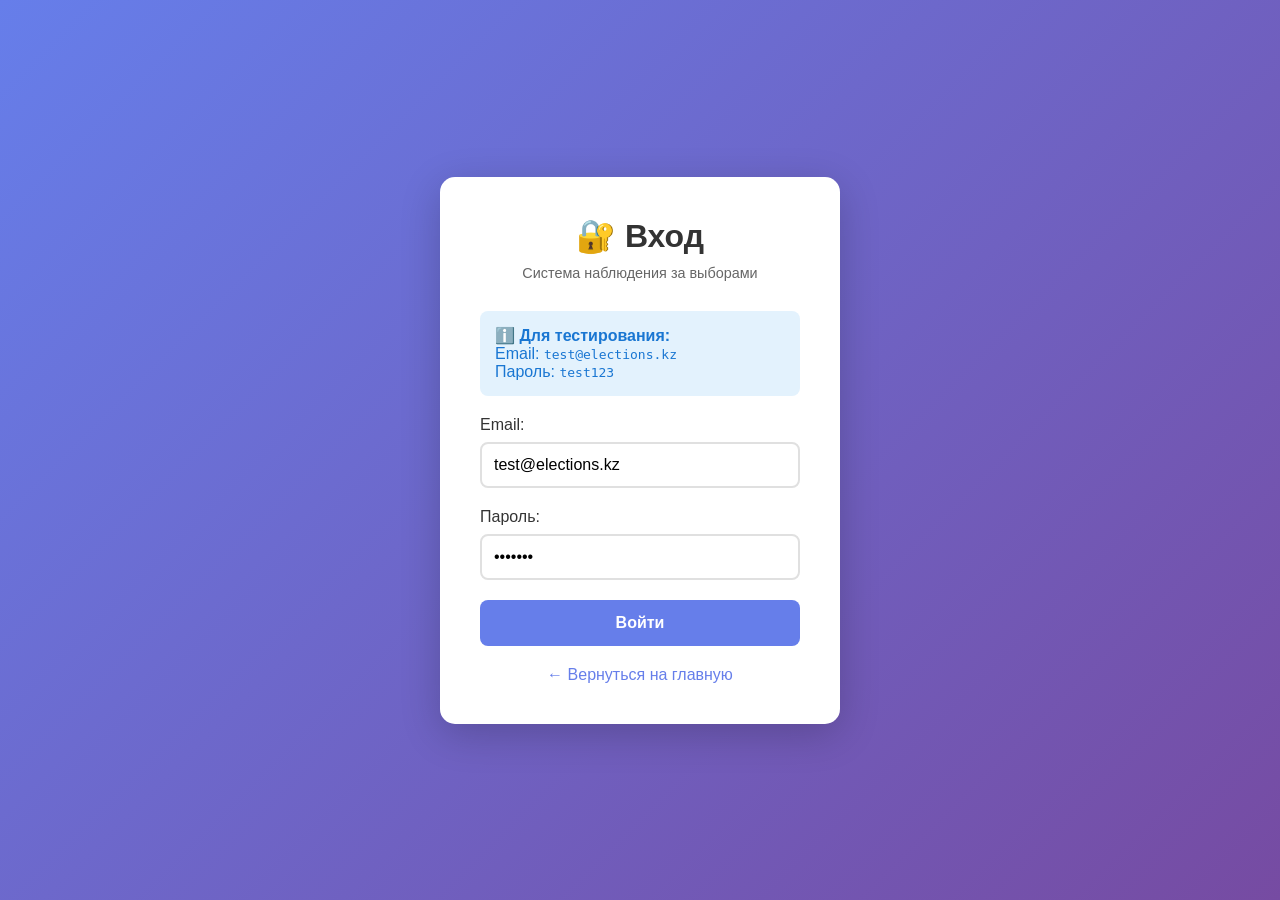
<file: elections_rk/frontend/login.html>
<!DOCTYPE html>
<html lang="ru">

<head>
    <meta charset="UTF-8">
    <meta name="viewport" content="width=device-width, initial-scale=1.0">
    <title>Вход - Elections RK</title>
    <style>
        * {
            margin: 0;
            padding: 0;
            box-sizing: border-box;
        }

        body {
            font-family: 'Segoe UI', Tahoma, Geneva, Verdana, sans-serif;
            background: linear-gradient(135deg, #667eea 0%, #764ba2 100%);
            min-height: 100vh;
            display: flex;
            align-items: center;
            justify-content: center;
            padding: 20px;
        }

        .login-container {
            background: white;
            border-radius: 15px;
            box-shadow: 0 10px 40px rgba(0, 0, 0, 0.2);
            padding: 40px;
            width: 100%;
            max-width: 400px;
        }

        h1 {
            text-align: center;
            color: #333;
            margin-bottom: 10px;
        }

        .subtitle {
            text-align: center;
            color: #666;
            margin-bottom: 30px;
            font-size: 0.9em;
        }

        .form-group {
            margin-bottom: 20px;
        }

        label {
            display: block;
            margin-bottom: 8px;
            color: #333;
            font-weight: 500;
        }

        input {
            width: 100%;
            padding: 12px;
            border: 2px solid #e0e0e0;
            border-radius: 8px;
            font-size: 16px;
            transition: border-color 0.3s;
        }

        input:focus {
            outline: none;
            border-color: #667eea;
        }

        button {
            width: 100%;
            padding: 14px;
            background: #667eea;
            color: white;
            border: none;
            border-radius: 8px;
            font-size: 16px;
            font-weight: bold;
            cursor: pointer;
            transition: background 0.3s;
        }

        button:hover {
            background: #5a6fd1;
        }

        button:disabled {
            background: #ccc;
            cursor: not-allowed;
        }

        .message {
            padding: 12px;
            border-radius: 8px;
            margin-bottom: 20px;
            text-align: center;
        }

        .error {
            background: #fee;
            color: #c33;
        }

        .success {
            background: #efe;
            color: #3c3;
        }

        .info {
            background: #e3f2fd;
            color: #1976d2;
            padding: 15px;
            border-radius: 8px;
            margin-top: 20px;
        }

        .back-link {
            text-align: center;
            margin-top: 20px;
        }

        .back-link a {
            color: #667eea;
            text-decoration: none;
        }
    </style>
</head>

<body>
    <div class="login-container">
        <h1>🔐 Вход</h1>
        <p class="subtitle">Система наблюдения за выборами</p>

        <div id="messageContainer"></div>

        <div class="info">
            <strong>ℹ️ Для тестирования:</strong><br>
            Email: <code>test@elections.kz</code><br>
            Пароль: <code>test123</code>
        </div>

        <form id="loginForm" style="margin-top: 20px;">
            <div class="form-group">
                <label for="email">Email:</label>
                <input type="email" id="email" name="email" value="test@elections.kz" required>
            </div>

            <div class="form-group">
                <label for="password">Пароль:</label>
                <input type="password" id="password" name="password" value="test123" required>
            </div>

            <button type="submit" id="loginBtn">Войти</button>
        </form>

        <div class="back-link">
            <a href="/">← Вернуться на главную</a>
        </div>
    </div>

    <script>
        const API_BASE = window.location.origin;

        document.getElementById('loginForm').addEventListener('submit', async (e) => {
            e.preventDefault();

            const email = document.getElementById('email').value;
            const password = document.getElementById('password').value;

            const loginBtn = document.getElementById('loginBtn');
            loginBtn.disabled = true;
            loginBtn.textContent = 'Вход...';

            showMessage('⏳ Авторизация...', 'info');

            try {
                const response = await fetch(`${API_BASE}/api/auth/login`, {
                    method: 'POST',
                    headers: {
                        'Content-Type': 'application/json'
                    },
                    body: JSON.stringify({
                        email: email,
                        password: password
                    })
                });

                if (!response.ok) {
                    const error = await response.json();
                    throw new Error(error.detail || 'Ошибка авторизации');
                }

                const data = await response.json();

                // Сохранить токен
                localStorage.setItem('access_token', data.access_token);
                localStorage.setItem('user_email', email);

                showMessage('✅ Успешный вход!', 'success');

                // Редирект через секунду
                setTimeout(() => {
                    const returnUrl = new URLSearchParams(window.location.search).get('return') || '/';
                    window.location.href = returnUrl;
                }, 1000);

            } catch (error) {
                console.error('Login error:', error);
                showMessage(`❌ ${error.message}`, 'error');
                loginBtn.disabled = false;
                loginBtn.textContent = 'Войти';
            }
        });

        function showMessage(text, type) {
            const container = document.getElementById('messageContainer');
            container.innerHTML = `<div class="message ${type}">${text}</div>`;
        }
    </script>
</body>

</html>
</file>
